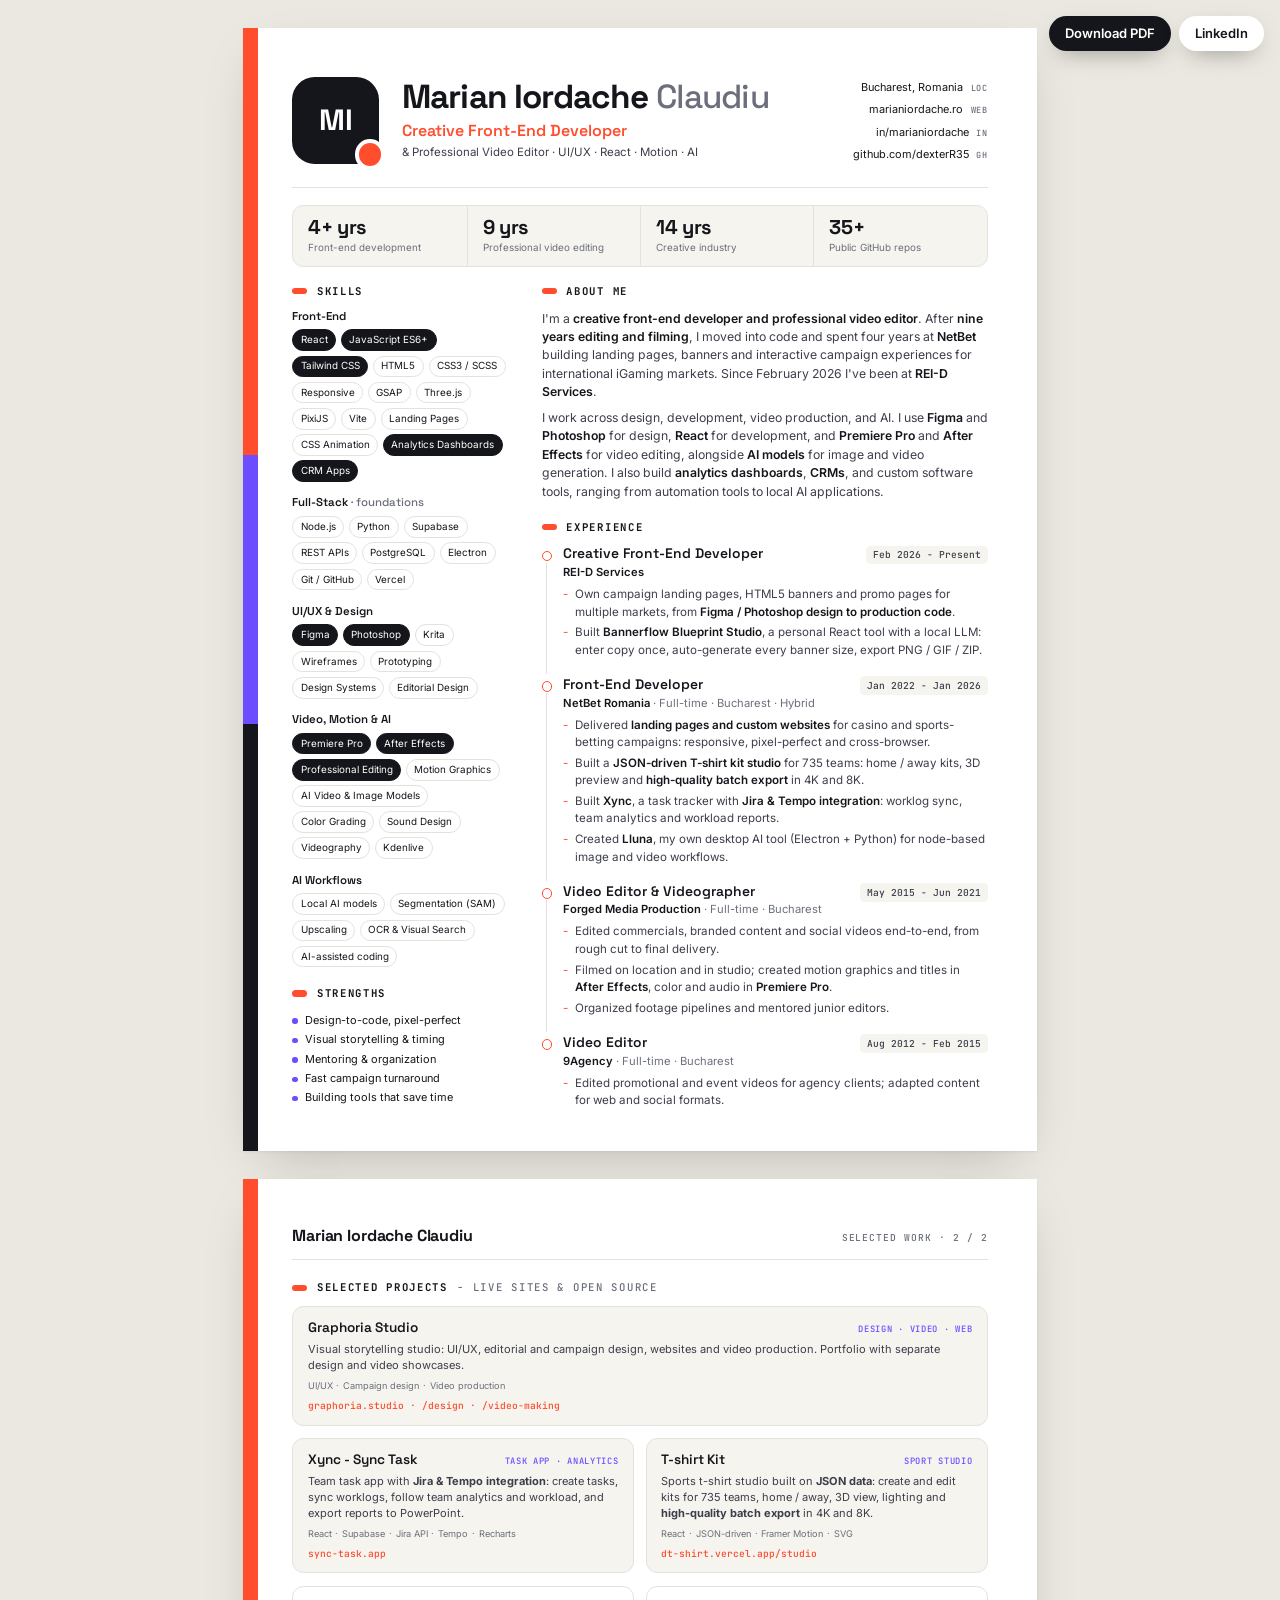
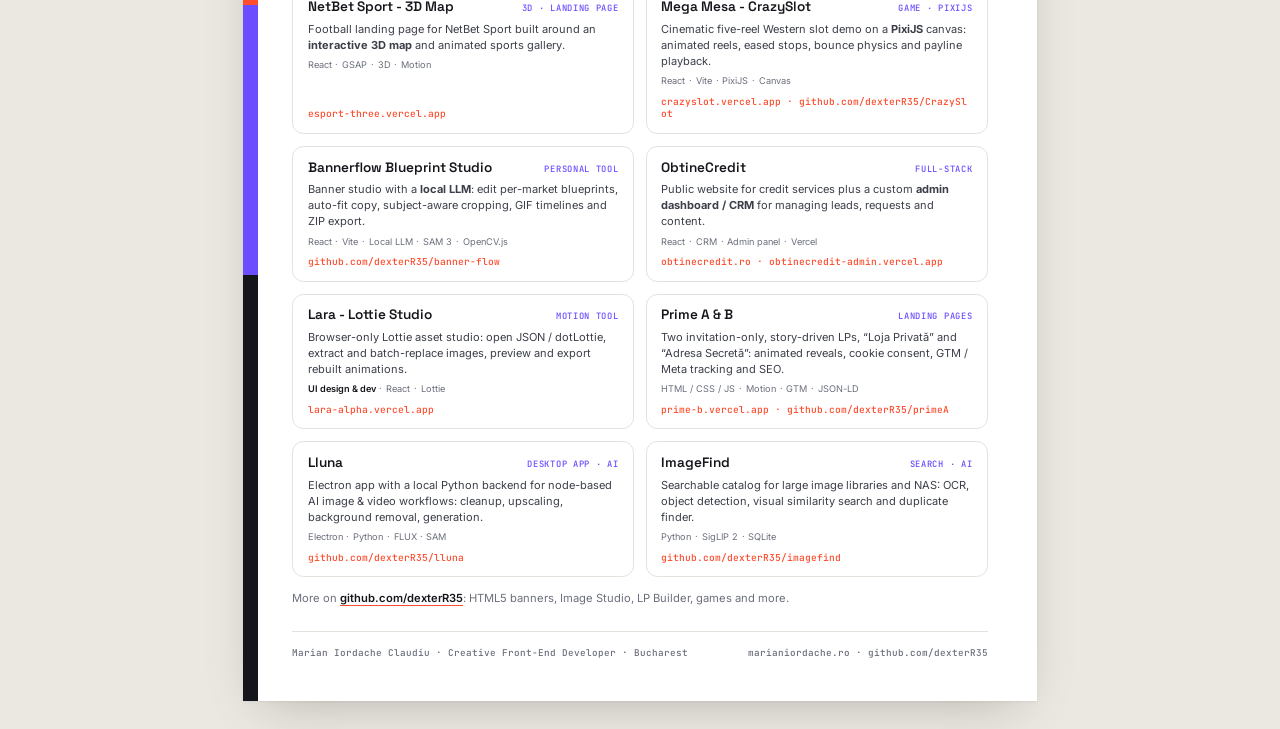
<file: index.html>
<!doctype html>
<html lang="en">
<head>
<meta charset="utf-8">
<meta name="viewport" content="width=device-width, initial-scale=1">
<title>Marian Iordache Claudiu - Creative Front-End Developer</title>
<meta name="description" content="CV & About me - Marian Iordache Claudiu, Creative Front-End Developer in Bucharest: UI/UX, React, landing pages, HTML5 banners, motion and video.">
<link rel="preconnect" href="https://fonts.googleapis.com">
<link rel="preconnect" href="https://fonts.gstatic.com" crossorigin>
<link href="https://fonts.googleapis.com/css2?family=Inter:wght@400;500;600;700&family=Space+Grotesk:wght@500;600;700&family=JetBrains+Mono:wght@500&display=swap" rel="stylesheet">
<style>
  :root {
    --ink: #15161b;
    --ink-2: #3c3f4a;
    --muted: #6b6f7c;
    --line: #e4e2dc;
    --paper: #ffffff;
    --desk: #ebe8e1;
    --soft: #f6f4ef;
    --accent: #ff4d2e;
    --accent-2: #6c4dff;
    --sans: "Inter", "Segoe UI", system-ui, -apple-system, sans-serif;
    --display: "Space Grotesk", "Inter", "Segoe UI", sans-serif;
    --mono: "JetBrains Mono", ui-monospace, Consolas, monospace;
  }

  * { box-sizing: border-box; }
  html { -webkit-print-color-adjust: exact; print-color-adjust: exact; }
  body {
    margin: 0;
    background: var(--desk);
    color: var(--ink);
    font: 400 9.4pt/1.5 var(--sans);
    -webkit-font-smoothing: antialiased;
  }
  a { color: inherit; text-decoration: none; }
  a:hover { color: var(--accent); }
  ul { margin: 0; padding: 0; list-style: none; }
  h1, h2, h3, p { margin: 0; }

  /* ---------- sheets ---------- */
  .page {
    position: relative;
    width: 210mm;
    height: 297mm;
    margin: 28px auto;
    padding: 13mm 13mm 11mm;
    background: var(--paper);
    box-shadow: 0 1px 2px rgba(0,0,0,.06), 0 18px 50px -20px rgba(0,0,0,.25);
    overflow: hidden;
    display: flex;
    flex-direction: column;
  }
  .page::before { /* accent stripe */
    content: "";
    position: absolute; left: 0; top: 0; bottom: 0;
    width: 4mm;
    background: linear-gradient(180deg, var(--accent) 0 38%, var(--accent-2) 38% 62%, var(--ink) 62%);
  }

  /* ---------- header ---------- */
  .hero {
    display: grid;
    grid-template-columns: auto 1fr auto;
    gap: 6mm;
    align-items: center;
    padding-bottom: 6mm;
    border-bottom: 1px solid var(--line);
  }
  .mono {
    width: 23mm; height: 23mm;
    border-radius: 6mm;
    background: var(--ink);
    color: #fff;
    display: grid; place-items: center;
    font: 700 22pt/1 var(--display);
    letter-spacing: -.02em;
    position: relative;
  }
  .mono::after {
    content: ""; position: absolute; right: -1.6mm; bottom: -1.6mm;
    width: 6mm; height: 6mm; border-radius: 50%;
    background: var(--accent); border: 1.2mm solid var(--paper);
  }
  .eyebrow {
    font: 500 7pt/1 var(--mono);
    letter-spacing: .14em; text-transform: uppercase;
    color: var(--muted);
    margin-bottom: 2.2mm;
  }
  h1 {
    font: 700 25pt/1 var(--display);
    letter-spacing: -.025em;
  }
  h1 span { color: var(--muted); font-weight: 500; }
  .role {
    margin-top: 2mm;
    font: 600 12pt/1.2 var(--display);
    color: var(--accent);
  }
  .sub { margin-top: 1.2mm; color: var(--ink-2); font-size: 8.6pt; }
  .contact { display: grid; gap: 1.6mm; font-size: 8.2pt; text-align: right; }
  .contact li { display: flex; justify-content: flex-end; gap: 2mm; align-items: baseline; }
  .contact b { font: 500 6.4pt/1 var(--mono); color: var(--muted); letter-spacing: .08em; }

  .stats {
    display: grid; grid-template-columns: repeat(4, 1fr);
    margin: 4.5mm 0 5mm;
    border: 1px solid var(--line); border-radius: 3mm;
    background: var(--soft);
  }
  .stats div { padding: 2.6mm 4mm; border-left: 1px solid var(--line); }
  .stats div:first-child { border-left: 0; }
  .stats strong { display: block; font: 700 15pt/1.1 var(--display); letter-spacing: -.02em; }
  .stats span { font-size: 7.4pt; color: var(--muted); }

  /* ---------- layout ---------- */
  .cols { display: grid; grid-template-columns: 58mm 1fr; gap: 8mm; flex: 1; min-height: 0; }

  .h2 {
    display: flex; align-items: center; gap: 2.5mm;
    font: 700 8pt/1 var(--mono);
    letter-spacing: .16em; text-transform: uppercase;
    margin-bottom: 3.4mm;
  }
  .h2::before { content: ""; width: 4mm; height: 1.6mm; border-radius: 1mm; background: var(--accent); }
  .h2 em { font-style: normal; color: var(--muted); font-weight: 500; }
  section + section { margin-top: 5.5mm; }

  /* sidebar */
  aside .group + .group { margin-top: 3.8mm; }
  aside h3 { font: 600 8.6pt/1.2 var(--display); margin-bottom: 1.6mm; }
  .chips { display: flex; flex-wrap: wrap; gap: 1.2mm; }
  .chips li {
    font-size: 7.4pt; line-height: 1;
    padding: 1.3mm 2mm;
    border: 1px solid var(--line); border-radius: 10mm;
    background: var(--paper);
  }
  .chips li.k { background: var(--ink); border-color: var(--ink); color: #fff; }
  .plain li { font-size: 8.2pt; padding-left: 3.4mm; position: relative; }
  .plain li + li { margin-top: .8mm; }
  .plain li::before { content: ""; position: absolute; left: 0; top: .62em; width: 1.4mm; height: 1.4mm; border-radius: 50%; background: var(--accent-2); }

  /* about */
  .about p { color: var(--ink-2); font-size: 9.2pt; }
  .about p + p { margin-top: 2mm; }
  .about strong { color: var(--ink); font-weight: 600; }

  /* experience timeline */
  .job { position: relative; padding-left: 5.5mm; }
  .job + .job { margin-top: 4.4mm; }
  .job::before { content: ""; position: absolute; left: 0; top: 1.5mm; width: 2.2mm; height: 2.2mm; border-radius: 50%; border: .5mm solid var(--accent); background: var(--paper); }
  .job::after { content: ""; position: absolute; left: 1.05mm; top: 4.6mm; bottom: -4mm; width: .3mm; background: var(--line); }
  .job:last-child::after { display: none; }
  .job-head { display: flex; justify-content: space-between; gap: 3mm; align-items: baseline; }
  .job h3 { font: 600 10.4pt/1.25 var(--display); }
  .job .co { font-size: 8.4pt; color: var(--muted); margin-top: .4mm; }
  .job .co b { color: var(--ink); font-weight: 600; }
  .when { font: 500 7.2pt/1 var(--mono); color: var(--ink-2); white-space: nowrap; background: var(--soft); padding: 1.2mm 1.8mm; border-radius: 1.2mm; }
  .role-line { display: flex; justify-content: space-between; align-items: baseline; gap: 3mm; margin-top: 2.2mm; }
  .role-line h4 { margin: 0; font: 600 9pt/1.2 var(--sans); }
  .bul { margin-top: 1.4mm; }
  .bul li { position: relative; padding-left: 3.4mm; font-size: 8.7pt; color: var(--ink-2); }
  .bul li + li { margin-top: .9mm; }
  .bul li::before { content: "-"; position: absolute; left: 0; color: var(--accent); }
  .bul strong { color: var(--ink); font-weight: 600; }

  /* ---------- page 2 ---------- */
  .mini-head {
    display: flex; justify-content: space-between; align-items: baseline;
    padding-bottom: 4mm; margin-bottom: 6mm;
    border-bottom: 1px solid var(--line);
  }
  .mini-head strong { font: 700 12pt/1 var(--display); letter-spacing: -.01em; }
  .mini-head span { font: 500 7.2pt/1 var(--mono); color: var(--muted); letter-spacing: .1em; text-transform: uppercase; }

  .projects { display: grid; grid-template-columns: 1fr 1fr; gap: 3.2mm; }
  .card {
    border: 1px solid var(--line); border-radius: 3mm;
    padding: 3.4mm 3.8mm 3.2mm;
    display: flex; flex-direction: column; gap: 1.4mm;
    background: var(--paper);
    transition: border-color .2s, transform .2s;
  }
  .card:hover { border-color: var(--accent); transform: translateY(-2px); }
  .card.feat { background: var(--soft); }
  .card.wide { grid-column: 1 / -1; }
  .card-top { display: flex; justify-content: space-between; align-items: baseline; gap: 2mm; }
  .card h3 { font: 600 10.2pt/1.2 var(--display); }
  .card .type { font: 500 6.6pt/1 var(--mono); color: var(--accent-2); letter-spacing: .08em; text-transform: uppercase; white-space: nowrap; }
  .card p { font-size: 8.3pt; color: var(--ink-2); line-height: 1.45; }
  .card .url { font: 500 7.2pt/1.3 var(--mono); color: var(--accent); word-break: break-all; margin-top: auto; padding-top: .6mm; }
  .card .tags { display: flex; flex-wrap: wrap; gap: 1mm; }
  .card .tags li { font-size: 6.9pt; color: var(--muted); }
  .card .tags li + li::before { content: "·"; margin-right: 1mm; }
  .card .tags li.r { color: var(--ink); font-weight: 600; }

  .more { margin-top: 3.4mm; font-size: 8.4pt; color: var(--muted); }
  .more a { color: var(--ink); font-weight: 600; border-bottom: 1px solid var(--accent); }

  .foot {
    margin-top: auto;
    padding-top: 4mm;
    border-top: 1px solid var(--line);
    display: flex; justify-content: space-between; gap: 4mm;
    font: 500 7pt/1.3 var(--mono); color: var(--muted);
  }

  /* ---------- screen extras ---------- */
  .toolbar {
    position: fixed; top: 16px; right: 16px; z-index: 5;
    display: flex; gap: 8px;
  }
  .toolbar a {
    font: 600 13px/1 var(--sans);
    padding: 11px 16px; border-radius: 999px;
    background: var(--ink); color: #fff;
    box-shadow: 0 8px 24px -10px rgba(0,0,0,.5);
  }
  .toolbar a.alt { background: var(--paper); color: var(--ink); }
  .toolbar a:hover { background: var(--accent); color: #fff; }

  @media screen and (max-width: 840px) {
    body { font-size: 15px; }
    .page { width: auto; height: auto; margin: 0; padding: 72px 16px 32px 24px; box-shadow: none; overflow: visible; }
    .page + .page { border-top: 8px solid var(--desk); padding-top: 32px; }
    .page::before { width: 6px; }
    .hero { grid-template-columns: auto 1fr; gap: 16px; }
    .contact { grid-column: 1 / -1; text-align: left; }
    .contact li { justify-content: flex-start; }
    .mono { width: 64px; height: 64px; font-size: 24px; border-radius: 18px; }
    h1 { font-size: 30px; }
    .stats { grid-template-columns: repeat(2, 1fr); }
    .stats div:nth-child(3) { border-left: 0; }
    .stats div:nth-child(n+3) { border-top: 1px solid var(--line); }
    .cols, .projects { grid-template-columns: 1fr; }
    .job-head, .role-line { flex-direction: column; gap: 6px; }
    .foot { flex-direction: column; margin-top: 24px; }
  }

  @page { size: A4; margin: 0; }
  @media print {
    body { background: #fff; }
    .page { margin: 0; box-shadow: none; break-after: page; }
    .page:last-child { break-after: auto; }
    .toolbar { display: none; }
    .card:hover { transform: none; }
  }
</style>
</head>
<body>

<nav class="toolbar" aria-label="Download">
  <a href="Marian-Iordache-CV.pdf" download>Download PDF</a>
  <a class="alt" href="https://www.linkedin.com/in/marianiordache/" target="_blank" rel="noopener">LinkedIn</a>
</nav>

<!-- ======================= PAGE 1 ======================= -->
<article class="page">
  <header class="hero">
    <div class="mono" aria-hidden="true">MI</div>
    <div>
      <h1>Marian Iordache <span>Claudiu</span></h1>
      <p class="role">Creative Front-End Developer</p>
      <p class="sub">&amp; Professional Video Editor · UI/UX · React · Motion · AI</p>
    </div>
    <ul class="contact">
      <li><span>Bucharest, Romania</span><b>LOC</b></li>
      <li><a href="https://www.marianiordache.ro" target="_blank" rel="noopener">marianiordache.ro</a><b>WEB</b></li>
      <li><a href="https://www.linkedin.com/in/marianiordache/" target="_blank" rel="noopener">in/marianiordache</a><b>IN</b></li>
      <li><a href="https://github.com/dexterR35" target="_blank" rel="noopener">github.com/dexterR35</a><b>GH</b></li>
      <!-- Add email / phone here, e.g.:
      <li><a href="mailto:you@example.com">you@example.com</a><b>MAIL</b></li>
      <li><a href="tel:+40700000000">+40 700 000 000</a><b>TEL</b></li> -->
    </ul>
  </header>

  <div class="stats">
    <div><strong>4+ yrs</strong><span>Front-end development</span></div>
    <div><strong>9 yrs</strong><span>Professional video editing</span></div>
    <div><strong>14 yrs</strong><span>Creative industry</span></div>
    <div><strong>35+</strong><span>Public GitHub repos</span></div>
  </div>

  <div class="cols">
    <aside>
      <section>
        <h2 class="h2">Skills</h2>

        <div class="group">
          <h3>Front-End</h3>
          <ul class="chips">
            <li class="k">React</li><li class="k">JavaScript ES6+</li><li class="k">Tailwind CSS</li>
            <li>HTML5</li><li>CSS3 / SCSS</li><li>Responsive</li><li>GSAP</li><li>Three.js</li><li>PixiJS</li>
            <li>Vite</li><li>Landing Pages</li><li>CSS Animation</li>
            <li class="k">Analytics Dashboards</li><li class="k">CRM Apps</li>
          </ul>
        </div>

        <div class="group">
          <h3>Full-Stack <em style="font-style:normal;color:var(--muted);font-weight:500">· foundations</em></h3>
          <ul class="chips">
            <li>Node.js</li><li>Python</li><li>Supabase</li><li>REST APIs</li>
            <li>PostgreSQL</li><li>Electron</li><li>Git / GitHub</li><li>Vercel</li>
          </ul>
        </div>

        <div class="group">
          <h3>UI/UX &amp; Design</h3>
          <ul class="chips">
            <li class="k">Figma</li><li class="k">Photoshop</li><li>Krita</li>
            <li>Wireframes</li><li>Prototyping</li><li>Design Systems</li><li>Editorial Design</li>
          </ul>
        </div>

        <div class="group">
          <h3>Video, Motion &amp; AI</h3>
          <ul class="chips">
            <li class="k">Premiere Pro</li><li class="k">After Effects</li><li class="k">Professional Editing</li>
            <li>Motion Graphics</li><li>AI Video &amp; Image Models</li><li>Color Grading</li>
            <li>Sound Design</li><li>Videography</li><li>Kdenlive</li>
          </ul>
        </div>

        <div class="group">
          <h3>AI Workflows</h3>
          <ul class="chips">
            <li>Local AI models</li><li>Segmentation (SAM)</li><li>Upscaling</li>
            <li>OCR &amp; Visual Search</li><li>AI-assisted coding</li>
          </ul>
        </div>
      </section>

      <section>
        <h2 class="h2">Strengths</h2>
        <ul class="plain">
          <li>Design-to-code, pixel-perfect</li>
          <li>Visual storytelling &amp; timing</li>
          <li>Mentoring &amp; organization</li>
          <li>Fast campaign turnaround</li>
          <li>Building tools that save time</li>
        </ul>
      </section>
    </aside>

    <main>
      <section class="about">
        <h2 class="h2">About me</h2>
        <p>I'm a <strong>creative front-end developer and professional video editor</strong>. After <strong>nine years editing and filming</strong>, I moved into code and spent four years at <strong>NetBet</strong> building landing pages, banners and interactive campaign experiences for international iGaming markets. Since February 2026 I've been at <strong>REI-D Services</strong>.</p>
        <p>I work across design, development, video production, and AI. I use <strong>Figma</strong> and <strong>Photoshop</strong> for design, <strong>React</strong> for development, and <strong>Premiere Pro</strong> and <strong>After Effects</strong> for video editing, alongside <strong>AI models</strong> for image and video generation. I also build <strong>analytics dashboards</strong>, <strong>CRMs</strong>, and custom software tools, ranging from automation tools to local AI applications.</p>
      </section>

      <section>
        <h2 class="h2">Experience</h2>

        <div class="job">
          <div class="job-head">
            <div>
              <h3>Creative Front-End Developer</h3>
              <p class="co"><b>REI-D Services</b></p>
            </div>
            <span class="when">Feb 2026 - Present</span>
          </div>
          <ul class="bul">
            <li>Own campaign landing pages, HTML5 banners and promo pages for multiple markets, from <strong>Figma / Photoshop design to production code</strong>.</li>
            <li>Built <strong>Bannerflow Blueprint Studio</strong>, a personal React tool with a local LLM: enter copy once, auto-generate every banner size, export PNG / GIF / ZIP.</li>
          </ul>
        </div>

        <div class="job">
          <div class="job-head">
            <div>
              <h3>Front-End Developer</h3>
              <p class="co"><b>NetBet Romania</b> · Full-time · Bucharest · Hybrid</p>
            </div>
            <span class="when">Jan 2022 - Jan 2026</span>
          </div>
          <ul class="bul">
            <li>Delivered <strong>landing pages and custom websites</strong> for casino and sports-betting campaigns: responsive, pixel-perfect and cross-browser.</li>
            <li>Built a <strong>JSON-driven T-shirt kit studio</strong> for 735 teams: home / away kits, 3D preview and <strong>high-quality batch export</strong> in 4K and 8K.</li>
            <li>Built <strong>Xync</strong>, a task tracker with <strong>Jira &amp; Tempo integration</strong>: worklog sync, team analytics and workload reports.</li>
            <li>Created <strong>Lluna</strong>, my own desktop AI tool (Electron + Python) for node-based image and video workflows.</li>
          </ul>
        </div>

        <div class="job">
          <div class="job-head">
            <div>
              <h3>Video Editor &amp; Videographer</h3>
              <p class="co"><b>Forged Media Production</b> · Full-time · Bucharest</p>
            </div>
            <span class="when">May 2015 - Jun 2021</span>
          </div>
          <ul class="bul">
            <li>Edited commercials, branded content and social videos end-to-end, from rough cut to final delivery.</li>
            <li>Filmed on location and in studio; created motion graphics and titles in <strong>After Effects</strong>, color and audio in <strong>Premiere Pro</strong>.</li>
            <li>Organized footage pipelines and mentored junior editors.</li>
          </ul>
        </div>

        <div class="job">
          <div class="job-head">
            <div>
              <h3>Video Editor</h3>
              <p class="co"><b>9Agency</b> · Full-time · Bucharest</p>
            </div>
            <span class="when">Aug 2012 - Feb 2015</span>
          </div>
          <ul class="bul">
            <li>Edited promotional and event videos for agency clients; adapted content for web and social formats.</li>
          </ul>
        </div>
      </section>
    </main>
  </div>
</article>

<!-- ======================= PAGE 2 ======================= -->
<article class="page">
  <div class="mini-head">
    <strong>Marian Iordache Claudiu</strong>
    <span>Selected work · 2 / 2</span>
  </div>

  <section>
    <h2 class="h2">Selected Projects <em>- live sites &amp; open source</em></h2>
    <div class="projects">

      <div class="card feat wide">
        <div class="card-top"><h3><a href="https://graphoria.studio/" target="_blank" rel="noopener">Graphoria Studio</a></h3><span class="type">Design · Video · Web</span></div>
        <p>Visual storytelling studio: UI/UX, editorial and campaign design, websites and video production. Portfolio with separate design and video showcases.</p>
        <ul class="tags"><li>UI/UX</li><li>Campaign design</li><li>Video production</li></ul>
        <span class="url"><a href="https://graphoria.studio/" target="_blank" rel="noopener">graphoria.studio</a> · <a href="https://graphoria.studio/design" target="_blank" rel="noopener">/design</a> · <a href="https://graphoria.studio/video-making" target="_blank" rel="noopener">/video-making</a></span>
      </div>

      <a class="card feat" href="https://www.sync-task.app/" target="_blank" rel="noopener">
        <div class="card-top"><h3>Xync - Sync Task</h3><span class="type">Task App · Analytics</span></div>
        <p>Team task app with <strong>Jira &amp; Tempo integration</strong>: create tasks, sync worklogs, follow team analytics and workload, and export reports to PowerPoint.</p>
        <ul class="tags"><li>React</li><li>Supabase</li><li>Jira API</li><li>Tempo</li><li>Recharts</li></ul>
        <span class="url">sync-task.app</span>
      </a>

      <a class="card feat" href="https://dt-shirt.vercel.app/studio" target="_blank" rel="noopener">
        <div class="card-top"><h3>T-shirt Kit</h3><span class="type">Sport Studio</span></div>
        <p>Sports t-shirt studio built on <strong>JSON data</strong>: create and edit kits for 735 teams, home / away, 3D view, lighting and <strong>high-quality batch export</strong> in 4K and 8K.</p>
        <ul class="tags"><li>React</li><li>JSON-driven</li><li>Framer Motion</li><li>SVG</li></ul>
        <span class="url">dt-shirt.vercel.app/studio</span>
      </a>

      <a class="card" href="https://esport-three.vercel.app/" target="_blank" rel="noopener">
        <div class="card-top"><h3>NetBet Sport - 3D Map</h3><span class="type">3D · Landing Page</span></div>
        <p>Football landing page for NetBet Sport built around an <strong>interactive 3D map</strong> and animated sports gallery.</p>
        <ul class="tags"><li>React</li><li>GSAP</li><li>3D</li><li>Motion</li></ul>
        <span class="url">esport-three.vercel.app</span>
      </a>

      <a class="card" href="https://crazyslot.vercel.app/" target="_blank" rel="noopener">
        <div class="card-top"><h3>Mega Mesa - CrazySlot</h3><span class="type">Game · PixiJS</span></div>
        <p>Cinematic five-reel Western slot demo on a <strong>PixiJS</strong> canvas: animated reels, eased stops, bounce physics and payline playback.</p>
        <ul class="tags"><li>React</li><li>Vite</li><li>PixiJS</li><li>Canvas</li></ul>
        <span class="url">crazyslot.vercel.app · github.com/dexterR35/CrazySlot</span>
      </a>

      <a class="card" href="https://github.com/dexterR35/banner-flow" target="_blank" rel="noopener">
        <div class="card-top"><h3>Bannerflow Blueprint Studio</h3><span class="type">Personal Tool</span></div>
        <p>Banner studio with a <strong>local LLM</strong>: edit per-market blueprints, auto-fit copy, subject-aware cropping, GIF timelines and ZIP export.</p>
        <ul class="tags"><li>React</li><li>Vite</li><li>Local LLM</li><li>SAM 3</li><li>OpenCV.js</li></ul>
        <span class="url">github.com/dexterR35/banner-flow</span>
      </a>

      <a class="card" href="https://obtinecredit.ro/" target="_blank" rel="noopener">
        <div class="card-top"><h3>ObtineCredit</h3><span class="type">Full-Stack</span></div>
        <p>Public website for credit services plus a custom <strong>admin dashboard / CRM</strong> for managing leads, requests and content.</p>
        <ul class="tags"><li>React</li><li>CRM</li><li>Admin panel</li><li>Vercel</li></ul>
        <span class="url">obtinecredit.ro · obtinecredit-admin.vercel.app</span>
      </a>

      <a class="card" href="https://lara-alpha.vercel.app/" target="_blank" rel="noopener">
        <div class="card-top"><h3>Lara - Lottie Studio</h3><span class="type">Motion Tool</span></div>
        <p>Browser-only Lottie asset studio: open JSON / dotLottie, extract and batch-replace images, preview and export rebuilt animations.</p>
        <ul class="tags"><li class="r">UI design &amp; dev</li><li>React</li><li>Lottie</li></ul>
        <span class="url">lara-alpha.vercel.app</span>
      </a>

      <a class="card" href="https://prime-b.vercel.app/" target="_blank" rel="noopener">
        <div class="card-top"><h3>Prime A &amp; B</h3><span class="type">Landing Pages</span></div>
        <p>Two invitation-only, story-driven LPs, “Loja Privată” and “Adresa Secretă”: animated reveals, cookie consent, GTM / Meta tracking and SEO.</p>
        <ul class="tags"><li>HTML / CSS / JS</li><li>Motion</li><li>GTM</li><li>JSON-LD</li></ul>
        <span class="url">prime-b.vercel.app · github.com/dexterR35/primeA</span>
      </a>

      <a class="card" href="https://github.com/dexterR35/lluna" target="_blank" rel="noopener">
        <div class="card-top"><h3>Lluna</h3><span class="type">Desktop App · AI</span></div>
        <p>Electron app with a local Python backend for node-based AI image &amp; video workflows: cleanup, upscaling, background removal, generation.</p>
        <ul class="tags"><li>Electron</li><li>Python</li><li>FLUX · SAM</li></ul>
        <span class="url">github.com/dexterR35/lluna</span>
      </a>

      <a class="card" href="https://github.com/dexterR35/imagefind" target="_blank" rel="noopener">
        <div class="card-top"><h3>ImageFind</h3><span class="type">Search · AI</span></div>
        <p>Searchable catalog for large image libraries and NAS: OCR, object detection, visual similarity search and duplicate finder.</p>
        <ul class="tags"><li>Python</li><li>SigLIP 2</li><li>SQLite</li></ul>
        <span class="url">github.com/dexterR35/imagefind</span>
      </a>

    </div>
    <p class="more">More on <a href="https://github.com/dexterR35" target="_blank" rel="noopener">github.com/dexterR35</a>: HTML5 banners, Image Studio, LP Builder, games and more.</p>
  </section>

  <footer class="foot">
    <span>Marian Iordache Claudiu · Creative Front-End Developer · Bucharest</span>
    <span>marianiordache.ro · github.com/dexterR35</span>
  </footer>
</article>

</body>
</html>
</file>
